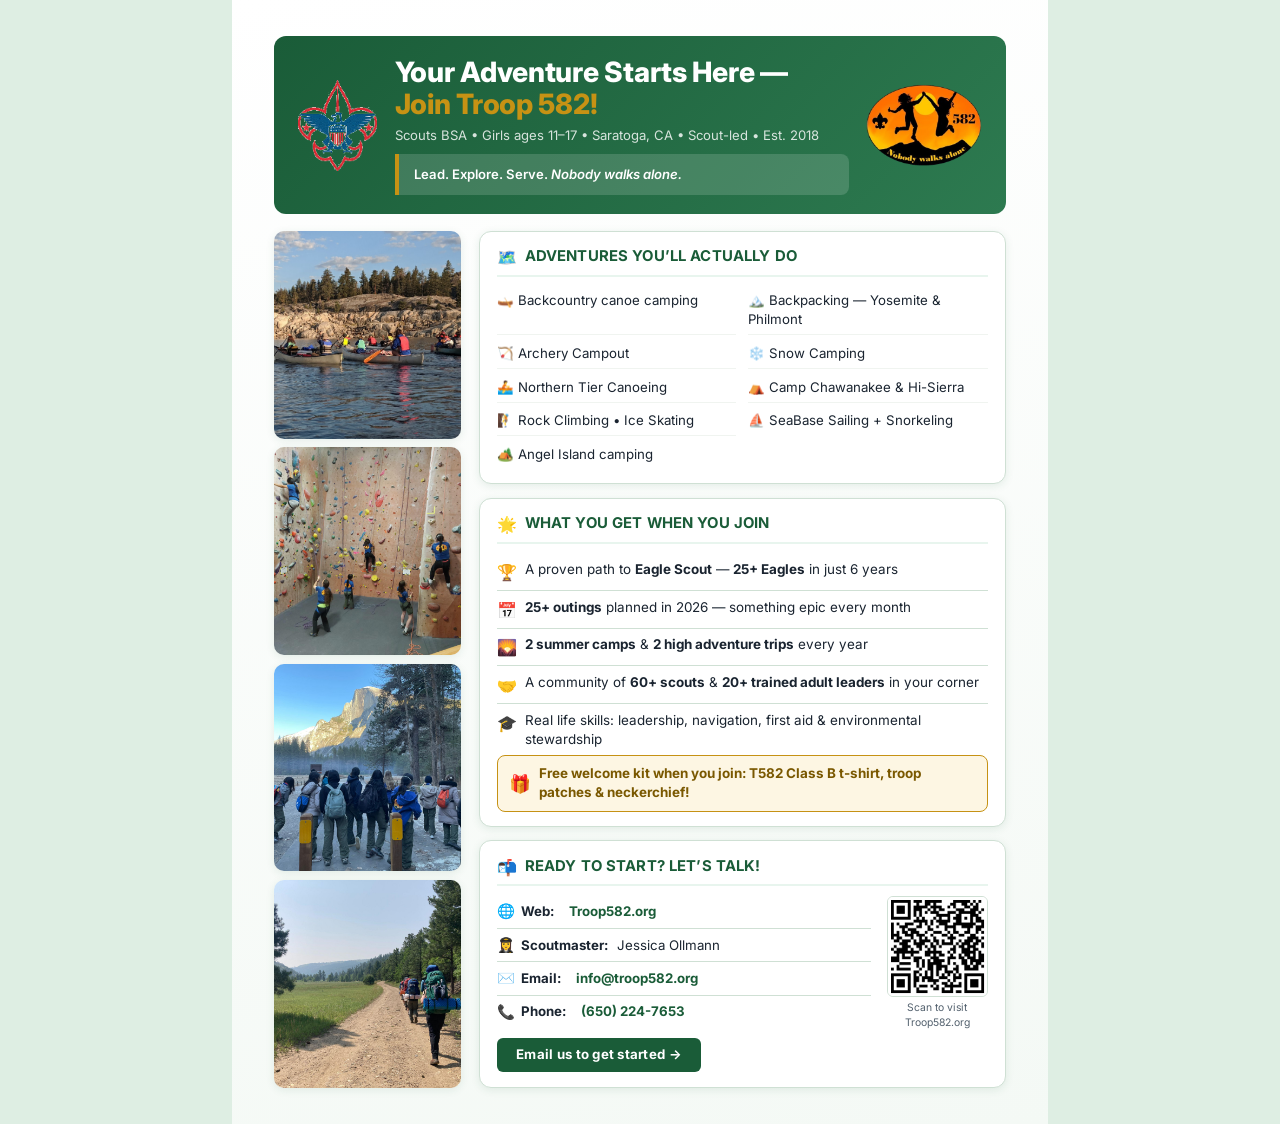
<file: index.html>
<!DOCTYPE html>
<html lang="en">
<head>
  <meta charset="UTF-8">
  <meta name="viewport" content="width=device-width, initial-scale=1.0">
  <title>Join Troop 582!</title>
  <link rel="preconnect" href="https://fonts.googleapis.com">
  <link rel="preconnect" href="https://fonts.gstatic.com" crossorigin>
  <link href="https://fonts.googleapis.com/css2?family=Inter:wght@400;600;700;800&display=swap" rel="stylesheet">
  <style>
    @page {
      size: Letter;
      margin: 0.4in;
    }

    :root {
      color-scheme: light;
      --green: #1a5c38;
      --green-light: #e8f5ee;
      --gold: #c69214;
      --gold-light: #fdf6e3;
      --text: #1a2430;
      --muted: #52606d;
      --bg: #f4f9f5;
      --border: #cfe0d4;
      --shadow: 0 2px 8px rgba(31,95,59,0.10);
      --radius: 12px;
    }

    * { box-sizing: border-box; }

    body {
      margin: 0;
      font-family: 'Inter', Arial, sans-serif;
      color: var(--text);
      background: #deeee3;
      line-height: 1.45;
      -webkit-print-color-adjust: exact;
      print-color-adjust: exact;
    }

    /* ── Page shell ── */
    .page {
      width: 8.5in;
      min-height: 11in;
      margin: 0 auto;
      padding: 0.38in 0.44in 0.38in;
      background: linear-gradient(170deg, #ffffff 0%, var(--bg) 100%);
      display: flex;
      flex-direction: column;
      gap: 0.18in;
    }

    /* ── Header ── */
    header {
      display: flex;
      align-items: center;
      gap: 0.18in;
      background: linear-gradient(135deg, var(--green) 0%, #2d7a50 100%);
      border-radius: var(--radius);
      padding: 0.2in 0.25in;
      color: #fff;
    }

    .header-logo { flex-shrink: 0; }
    .header-logo img { display: block; }
    .header-logo.bsa img   { height: 0.95in; width: auto; }
    .header-logo.troop img { height: 0.85in; width: auto; }

    .header-text { flex: 1; }

    h1 {
      margin: 0 0 0.06in;
      font-size: 1.75rem;
      font-weight: 800;
      color: #fff;
      letter-spacing: -0.01em;
      line-height: 1.15;
    }

    h1 span {
      color: var(--gold);
    }

    .tagline {
      font-size: 0.82rem;
      color: rgba(255,255,255,0.82);
      margin: 0 0 0.1in;
    }

    .highlight {
      padding: 0.11in 0.16in;
      background: rgba(255,255,255,0.15);
      border-left: 4px solid var(--gold);
      border-radius: 0 8px 8px 0;
      font-size: 0.82rem;
      font-weight: 600;
      color: #fff;
    }

    /* ── Body two-column ── */
    .body-grid {
      display: grid;
      grid-template-columns: 1.95in 1fr;
      gap: 0.18in;
      flex: 1;
    }

    /* Left: photo strip */
    .photo-strip {
      display: flex;
      flex-direction: column;
      gap: 0.09in;
    }

    .photo-wrap {
      position: relative;
      overflow: hidden;
      border-radius: 10px;
      box-shadow: var(--shadow);
      flex: 1;
    }

    .photo-wrap img {
      width: 100%;
      height: 100%;
      object-fit: cover;
      display: block;
      transition: transform 0.3s ease;
    }

    .photo-wrap:hover img {
      transform: scale(1.04);
    }

    .photo-caption {
      position: absolute;
      bottom: 0;
      left: 0;
      right: 0;
      padding: 0.06in 0.1in;
      background: linear-gradient(transparent, rgba(0,0,0,0.62));
      color: #fff;
      font-size: 0.67rem;
      font-weight: 600;
      opacity: 0;
      transition: opacity 0.25s ease;
      border-radius: 0 0 10px 10px;
    }

    .photo-wrap:hover .photo-caption {
      opacity: 1;
    }

    /* Right: sections */
    .content-col {
      display: flex;
      flex-direction: column;
      gap: 0.14in;
    }

    section {
      background: #fff;
      border: 1px solid var(--border);
      border-radius: var(--radius);
      padding: 0.15in 0.18in;
      box-shadow: var(--shadow);
    }

    /* Section header bar */
    .section-header {
      display: flex;
      align-items: center;
      gap: 0.08in;
      margin-bottom: 0.1in;
      padding-bottom: 0.07in;
      border-bottom: 2px solid var(--green-light);
    }

    .section-icon {
      font-size: 1rem;
      line-height: 1;
    }

    h2 {
      margin: 0;
      font-size: 0.93rem;
      font-weight: 700;
      color: var(--green);
      letter-spacing: 0.01em;
      text-transform: uppercase;
    }

    /* Activities list */
    .activities ul {
      margin: 0;
      padding: 0;
      list-style: none;
      display: grid;
      grid-template-columns: 1fr 1fr;
      gap: 0.04in 0.12in;
    }

    .activities li {
      font-size: 0.83rem;
      padding: 0.05in 0;
      border-bottom: 1px solid #f0f4f0;
      display: flex;
      align-items: baseline;
      gap: 0.05in;
    }

    .activities li:nth-last-child(-n+2) {
      border-bottom: none;
    }

    /* Benefits / facts */
    .facts ul {
      list-style: none;
      padding: 0;
      margin: 0;
    }

    .facts li {
      display: flex;
      align-items: flex-start;
      gap: 0.08in;
      padding: 0.07in 0;
      border-bottom: 1px solid var(--border);
      font-size: 0.84rem;
      line-height: 1.4;
    }

    .facts li:last-child {
      border-bottom: none;
      padding-bottom: 0;
    }

    .facts li .fact-icon {
      font-size: 1rem;
      flex-shrink: 0;
      margin-top: 0.01in;
    }

    /* Welcome kit callout */
    .kit-badge {
      display: flex;
      align-items: center;
      gap: 0.08in;
      background: var(--gold-light);
      border: 1.5px solid var(--gold);
      border-radius: 8px;
      padding: 0.08in 0.12in;
      font-size: 0.84rem;
      font-weight: 700;
      color: #7a5800;
      margin-top: 0.07in;
    }

    .kit-badge .kit-icon { font-size: 1.1rem; }

    /* Contact */
    .contact-inner {
      display: flex;
      gap: 0.16in;
      align-items: flex-start;
    }

    .contact-info { flex: 1; }

    .contact-links {
      list-style: none;
      padding: 0;
      margin: 0;
    }

    .contact-links li {
      display: flex;
      align-items: center;
      gap: 0.06in;
      padding: 0.06in 0;
      border-bottom: 1px solid var(--border);
      font-size: 0.83rem;
    }

    .contact-links li:last-child { border-bottom: none; }

    .contact-links .link-icon { font-size: 0.9rem; }

    .contact-links a {
      color: var(--green);
      text-decoration: none;
      font-weight: 700;
    }

    .contact-links a:hover { text-decoration: underline; }

    .cta-btn {
      display: inline-block;
      margin-top: 0.1in;
      padding: 0.08in 0.2in;
      background: var(--green);
      color: #fff;
      font-family: inherit;
      font-size: 0.83rem;
      font-weight: 700;
      border: none;
      border-radius: 6px;
      cursor: pointer;
      text-decoration: none;
      letter-spacing: 0.02em;
    }

    .qr-wrap {
      flex-shrink: 0;
      text-align: center;
    }

    .qr-wrap img {
      display: block;
      width: 1.05in;
      height: 1.05in;
      border-radius: 6px;
      border: 1px solid var(--border);
    }

    .qr-label {
      font-size: 0.65rem;
      color: var(--muted);
      margin-top: 0.04in;
      text-align: center;
    }

    /* ── Responsive ── */
    @media screen and (max-width: 900px) {
      .page { width: 100%; min-height: auto; padding: 1rem; }
      header { flex-wrap: wrap; border-radius: 10px; }
      .body-grid { grid-template-columns: 1fr; }
      .photo-strip { flex-direction: row; flex-wrap: wrap; }
      .photo-wrap { flex: 1 1 calc(50% - 0.09in); min-height: 1.5in; }
      .activities ul { grid-template-columns: 1fr; }
    }

    @media print {
      body { background: none; }
      .page { box-shadow: none; }
      .cta-btn { background: var(--green) !important; }
    }
  </style>
</head>
<body>
  <main class="page">

    <!-- ── Header ── -->
    <header>
      <div class="header-logo bsa">
        <img src="assets/images/Google_Shape_58_p13.png" alt="Boy Scouts of America logo">
      </div>
      <div class="header-text">
        <h1>Your Adventure Starts Here &mdash;<br><span>Join Troop 582!</span></h1>
        <p class="tagline">Scouts BSA &bull; Girls ages 11&ndash;17 &bull; Saratoga, CA &bull; Scout-led &bull; Est. 2018</p>
        <div class="highlight">Lead. Explore. Serve. <em>Nobody walks alone.</em></div>
      </div>
      <div class="header-logo troop">
        <img src="assets/images/Google_Shape_59_p13.png" alt="Troop 582 — Nobody walks alone">
      </div>
    </header>

    <!-- ── Body ── -->
    <div class="body-grid">

      <!-- Left: stacked activity photos -->
      <div class="photo-strip">
        <div class="photo-wrap">
          <img src="assets/images/Google_Shape_54_p13.png" alt="Backcountry canoe camping">
          <div class="photo-caption">Backcountry Canoe Camping</div>
        </div>
        <div class="photo-wrap">
          <img src="assets/images/Google_Shape_62_p13.jpg" alt="Scout campout activity">
          <div class="photo-caption">Campout Adventure</div>
        </div>
        <div class="photo-wrap">
          <img src="assets/images/Google_Shape_61_p13.jpg" alt="Backpacking at Yosemite">
          <div class="photo-caption">Backpacking at Yosemite</div>
        </div>
        <div class="photo-wrap">
          <img src="assets/images/Google_Shape_60_p13.jpg" alt="Scout activity">
          <div class="photo-caption">Northern Tier Canoeing</div>
        </div>
      </div>

      <!-- Right: content sections -->
      <div class="content-col">

        <!-- Activities -->
        <section class="activities">
          <div class="section-header">
            <span class="section-icon">🗺️</span>
            <h2>Adventures you&rsquo;ll actually do</h2>
          </div>
          <ul>
            <li>🛶 Backcountry canoe camping</li>
            <li>🏔️ Backpacking &mdash; Yosemite &amp; Philmont</li>
            <li>🏹 Archery Campout</li>
            <li>❄️ Snow Camping</li>
            <li>🚣 Northern Tier Canoeing</li>
            <li>⛺ Camp Chawanakee &amp; Hi-Sierra</li>
            <li>🧗 Rock Climbing &bull; Ice Skating</li>
            <li>⛵ SeaBase Sailing + Snorkeling</li>
            <li>🏕️ Angel Island camping</li>
          </ul>
        </section>

        <!-- Benefits -->
        <section class="facts">
          <div class="section-header">
            <span class="section-icon">🌟</span>
            <h2>What you get when you join</h2>
          </div>
          <ul>
            <li>
              <span class="fact-icon">🏆</span>
              <span>A proven path to <strong>Eagle Scout</strong> &mdash; <strong>25+ Eagles</strong> in just 6 years</span>
            </li>
            <li>
              <span class="fact-icon">📅</span>
              <span><strong>25+ outings</strong> planned in 2026 &mdash; something epic every month</span>
            </li>
            <li>
              <span class="fact-icon">🌄</span>
              <span><strong>2 summer camps</strong> &amp; <strong>2 high adventure trips</strong> every year</span>
            </li>
            <li>
              <span class="fact-icon">🤝</span>
              <span>A community of <strong>60+ scouts</strong> &amp; <strong>20+ trained adult leaders</strong> in your corner</span>
            </li>
            <li>
              <span class="fact-icon">🎓</span>
              <span>Real life skills: leadership, navigation, first aid &amp; environmental stewardship</span>
            </li>
          </ul>
          <!-- Free welcome kit callout -->
          <div class="kit-badge">
            <span class="kit-icon">🎁</span>
            <span>Free welcome kit when you join: T582 Class B t-shirt, troop patches &amp; neckerchief!</span>
          </div>
        </section>

        <!-- Contact -->
        <section class="contact">
          <div class="section-header">
            <span class="section-icon">📬</span>
            <h2>Ready to start? Let&rsquo;s talk!</h2>
          </div>
          <div class="contact-inner">
            <div class="contact-info">
              <ul class="contact-links">
                <li><span class="link-icon">🌐</span> <strong>Web:</strong>&nbsp;<a href="https://troop582.org">Troop582.org</a></li>
                <li><span class="link-icon">👩‍✈️</span> <strong>Scoutmaster:</strong>&nbsp;Jessica Ollmann</li>
                <li><span class="link-icon">✉️</span> <strong>Email:</strong>&nbsp;<a href="mailto:info@troop582.org">info@troop582.org</a></li>
                <li><span class="link-icon">📞</span> <strong>Phone:</strong>&nbsp;<a href="tel:+16502247653">(650) 224-7653</a></li>
              </ul>
              <a class="cta-btn" href="mailto:info@troop582.org">Email us to get started &rarr;</a>
            </div>
            <div class="qr-wrap">
              <img src="assets/images/Google_Shape_63_p13.png" alt="QR code — scan to visit Troop582.org">
              <p class="qr-label">Scan to visit<br>Troop582.org</p>
            </div>
          </div>
        </section>

      </div>
    </div>
  </main>
</body>
</html>
</file>
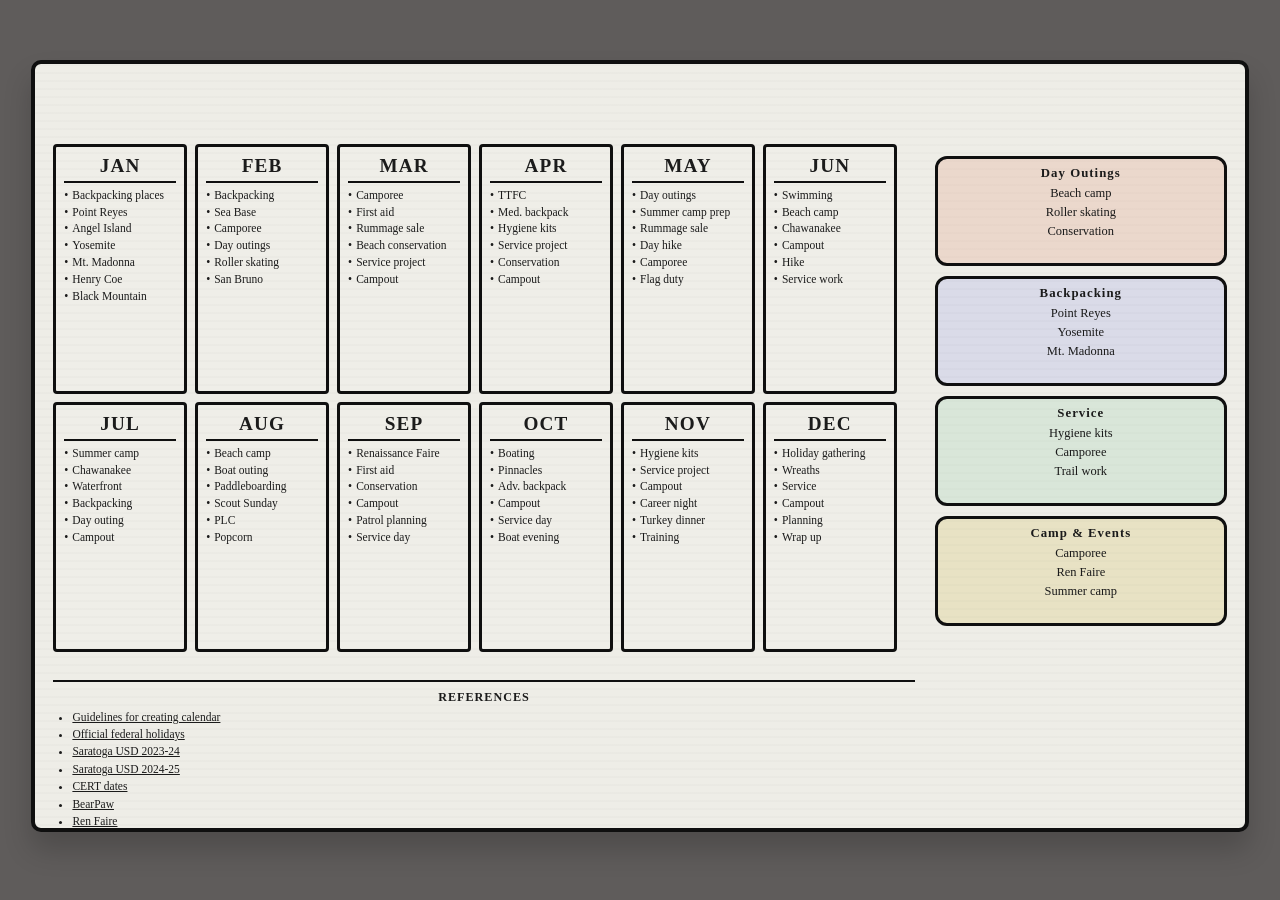
<file: calendar-2027/index.html>
<!DOCTYPE html>
<html lang="en">
  <head>
    <meta charset="UTF-8" />
    <meta name="viewport" content="width=device-width, initial-scale=1.0" />
    <title>2027 Troop 582 Calendar</title>
    <style>
      :root {
        --wall: #5f5c5b;
        --board: #eeede7;
        --ink: #1b1b1b;
        --line: #0f0f0f;
        --day: rgba(222, 121, 82, 0.18);
        --blue: rgba(94, 110, 232, 0.14);
        --green: rgba(68, 176, 117, 0.12);
        --gold: rgba(205, 178, 59, 0.2);
      }

      * { box-sizing: border-box; }

      html, body {
        margin: 0;
        height: 100%;
      }

      body {
        background: var(--wall);
        font-family: "Comic Sans MS", "Segoe Print", "Bradley Hand", cursive;
        color: var(--ink);
        display: flex;
        align-items: center;
        justify-content: center;
      }

      .board-wrap {
        width: min(1260px, 97vw);
        padding: 18px 12px 26px;
      }

      .board {
        position: relative;
        background: var(--board);
        border: 4px solid var(--line);
        border-radius: 10px;
        min-height: 760px;
        box-shadow: 0 18px 28px rgba(0,0,0,0.18);
        overflow: hidden;
      }

      .board::before {
        content: "";
        position: absolute;
        inset: 0;
        background: repeating-linear-gradient(
          to bottom,
          rgba(0,0,0,0.015),
          rgba(0,0,0,0.015) 2px,
          transparent 2px,
          transparent 8px
        );
        pointer-events: none;
      }

      .calendar-grid {
        position: relative;
        z-index: 1;
        display: grid;
        grid-template-columns: repeat(6, 1fr);
        gap: 8px;
        width: calc(100% - 330px);
        padding: 80px 18px 18px 18px;
      }

      .month {
        border: 3px solid var(--line);
        min-height: 250px;
        padding: 8px 8px 10px;
        border-radius: 4px;
        background: rgba(255,255,255,0.03);
      }

      .month-header {
        text-align: center;
        border-bottom: 2px solid var(--line);
        font-size: clamp(1rem, 1.5vw, 1.8rem);
        font-weight: 700;
        letter-spacing: 0.06em;
        padding-bottom: 4px;
        margin-bottom: 6px;
      }

      .month ul {
        list-style: none;
        margin: 0;
        padding: 0;
        display: grid;
        gap: 4px;
        font-size: clamp(0.72rem, 0.8vw, 1rem);
        line-height: 1.12;
      }

      .month li {
        position: relative;
        padding-left: 0.7em;
      }

      .month li::before {
        content: "•";
        position: absolute;
        left: 0;
        top: 0;
      }

      .notes {
        position: absolute;
        top: 92px;
        right: 18px;
        width: 292px;
        display: grid;
        gap: 10px;
      }

      .note {
        border: 3px solid var(--line);
        border-radius: 12px;
        padding: 7px 10px 10px;
        min-height: 110px;
      }

      .note .label {
        display: block;
        text-align: center;
        font-size: 0.8rem;
        letter-spacing: 0.08em;
        font-weight: 700;
        margin-bottom: 5px;
      }

      .note ul {
        list-style: none;
        padding: 0;
        margin: 0;
        display: grid;
        gap: 4px;
        text-align: center;
        font-size: 0.78rem;
        line-height: 1.2;
      }

      .note.red { background: var(--day); }
      .note.blue { background: var(--blue); }
      .note.green { background: var(--green); }
      .note.gold { background: var(--gold); }

      .refs {
        position: relative;
        z-index: 1;
        margin-left: 18px;
        margin-right: 330px;
        margin-top: 10px;
        border-top: 2px solid var(--line);
        padding-top: 8px;
      }

      .refs h3 {
        margin: 0 0 5px;
        text-align: center;
        font-size: 0.76rem;
        letter-spacing: 0.08em;
      }

      .refs ul {
        list-style: disc;
        margin: 0;
        padding-left: 1.2rem;
        display: grid;
        gap: 3px;
        font-size: 0.72rem;
        line-height: 1.25;
      }

      .refs a {
        color: var(--ink);
        text-decoration: underline;
      }

      @media (max-width: 980px) {
        .board { min-height: auto; }
        .calendar-grid {
          width: calc(100% - 18px);
          grid-template-columns: repeat(3, 1fr);
          padding-top: 18px;
        }
        .notes {
          position: static;
          width: calc(100% - 36px);
          margin: 12px 18px 0;
        }
        .refs {
          margin-right: 18px;
        }
      }
    </style>
  </head>
  <body>
    <div class="board-wrap">
      <div class="board">
        <div class="calendar-grid" aria-label="2027 calendar board">
          <div class="month">
            <div class="month-header">JAN</div>
            <ul>
              <li>Backpacking places</li>
              <li>Point Reyes</li>
              <li>Angel Island</li>
              <li>Yosemite</li>
              <li>Mt. Madonna</li>
              <li>Henry Coe</li>
              <li>Black Mountain</li>
            </ul>
          </div>

          <div class="month">
            <div class="month-header">FEB</div>
            <ul>
              <li>Backpacking</li>
              <li>Sea Base</li>
              <li>Camporee</li>
              <li>Day outings</li>
              <li>Roller skating</li>
              <li>San Bruno</li>
            </ul>
          </div>

          <div class="month">
            <div class="month-header">MAR</div>
            <ul>
              <li>Camporee</li>
              <li>First aid</li>
              <li>Rummage sale</li>
              <li>Beach conservation</li>
              <li>Service project</li>
              <li>Campout</li>
            </ul>
          </div>

          <div class="month">
            <div class="month-header">APR</div>
            <ul>
              <li>TTFC</li>
              <li>Med. backpack</li>
              <li>Hygiene kits</li>
              <li>Service project</li>
              <li>Conservation</li>
              <li>Campout</li>
            </ul>
          </div>

          <div class="month">
            <div class="month-header">MAY</div>
            <ul>
              <li>Day outings</li>
              <li>Summer camp prep</li>
              <li>Rummage sale</li>
              <li>Day hike</li>
              <li>Camporee</li>
              <li>Flag duty</li>
            </ul>
          </div>

          <div class="month">
            <div class="month-header">JUN</div>
            <ul>
              <li>Swimming</li>
              <li>Beach camp</li>
              <li>Chawanakee</li>
              <li>Campout</li>
              <li>Hike</li>
              <li>Service work</li>
            </ul>
          </div>

          <div class="month">
            <div class="month-header">JUL</div>
            <ul>
              <li>Summer camp</li>
              <li>Chawanakee</li>
              <li>Waterfront</li>
              <li>Backpacking</li>
              <li>Day outing</li>
              <li>Campout</li>
            </ul>
          </div>

          <div class="month">
            <div class="month-header">AUG</div>
            <ul>
              <li>Beach camp</li>
              <li>Boat outing</li>
              <li>Paddleboarding</li>
              <li>Scout Sunday</li>
              <li>PLC</li>
              <li>Popcorn</li>
            </ul>
          </div>

          <div class="month">
            <div class="month-header">SEP</div>
            <ul>
              <li>Renaissance Faire</li>
              <li>First aid</li>
              <li>Conservation</li>
              <li>Campout</li>
              <li>Patrol planning</li>
              <li>Service day</li>
            </ul>
          </div>

          <div class="month">
            <div class="month-header">OCT</div>
            <ul>
              <li>Boating</li>
              <li>Pinnacles</li>
              <li>Adv. backpack</li>
              <li>Campout</li>
              <li>Service day</li>
              <li>Boat evening</li>
            </ul>
          </div>

          <div class="month">
            <div class="month-header">NOV</div>
            <ul>
              <li>Hygiene kits</li>
              <li>Service project</li>
              <li>Campout</li>
              <li>Career night</li>
              <li>Turkey dinner</li>
              <li>Training</li>
            </ul>
          </div>

          <div class="month">
            <div class="month-header">DEC</div>
            <ul>
              <li>Holiday gathering</li>
              <li>Wreaths</li>
              <li>Service</li>
              <li>Campout</li>
              <li>Planning</li>
              <li>Wrap up</li>
            </ul>
          </div>
        </div>

        <aside class="notes" aria-label="2027 notes">
          <div class="note red">
            <span class="label">Day Outings</span>
            <ul>
              <li>Beach camp</li>
              <li>Roller skating</li>
              <li>Conservation</li>
            </ul>
          </div>

          <div class="note blue">
            <span class="label">Backpacking</span>
            <ul>
              <li>Point Reyes</li>
              <li>Yosemite</li>
              <li>Mt. Madonna</li>
            </ul>
          </div>

          <div class="note green">
            <span class="label">Service</span>
            <ul>
              <li>Hygiene kits</li>
              <li>Camporee</li>
              <li>Trail work</li>
            </ul>
          </div>

          <div class="note gold">
            <span class="label">Camp &amp; Events</span>
            <ul>
              <li>Camporee</li>
              <li>Ren Faire</li>
              <li>Summer camp</li>
            </ul>
          </div>
        </aside>

        <div class="refs">
          <h3>REFERENCES</h3>
          <ul>
            <li><a href="https://docs.google.com/document/d/1Sdar5QkIglTXDIrphP6CK11ubFREmLr3/edit?usp=sharing&ouid=108666925290715653795&rtpof=true&sd=true">Guidelines for creating calendar</a></li>
            <li><a href="https://www.opm.gov/policy-data-oversight/pay-leave/federal-holidays/#url=2024">Official federal holidays</a></li>
            <li><a href="https://www.saratogausd.org//cms/lib/CA01902749/Centricity/Domain/4/SUSD%20Academic%20Year%20Calendar%202023-24%20-%20One%20Page%20Calendar.pdf">Saratoga USD 2023-24</a></li>
            <li><a href="https://www.saratogausd.org//cms/lib/CA01902749/Centricity/Domain/4/SUSD%20Academic%20Year%20Calendar%202024-25%20-%20One%20Page%20Calendar.pdf">Saratoga USD 2024-25</a></li>
            <li><a href="https://scc-cert.org/calendar.html">CERT dates</a></li>
            <li><a href="https://svmbc.org/event/bearpaw-outdoor/">BearPaw</a></li>
            <li><a href="https://norcalrenfaire.com/">Ren Faire</a></li>
          </ul>
        </div>
      </div>
    </div>
  </body>
</html>
</file>
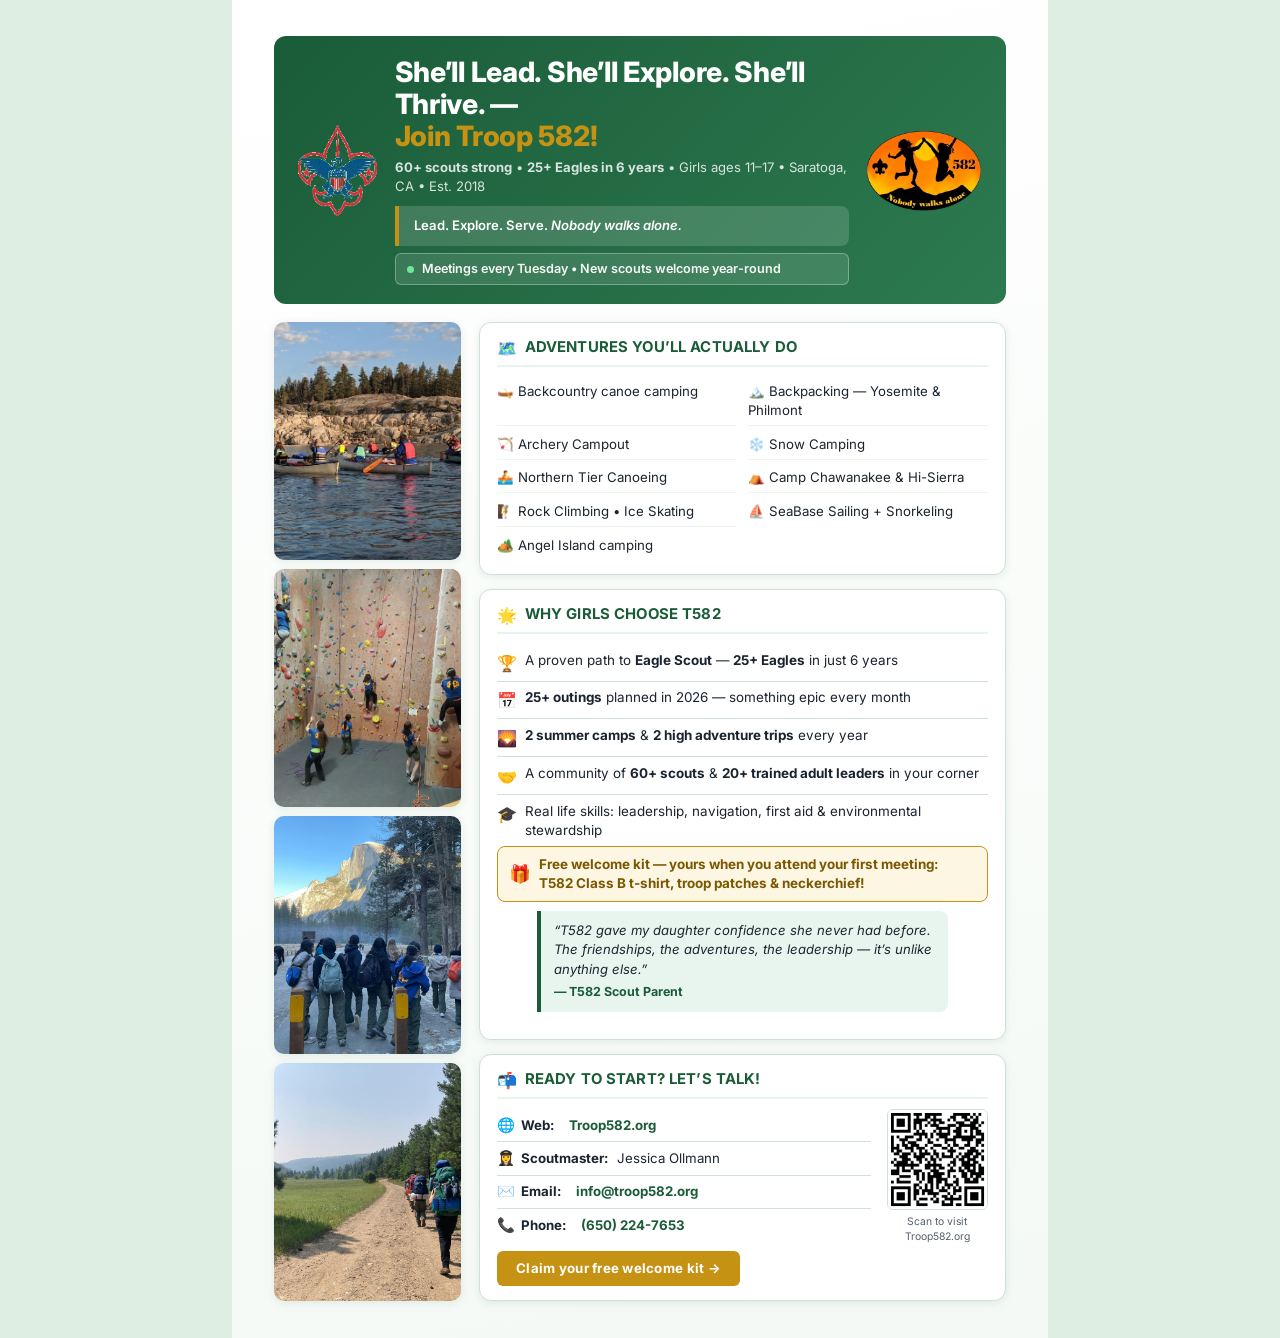
<file: index-v2.html>
<!DOCTYPE html>
<html lang="en">
<head>
  <meta charset="UTF-8">
  <meta name="viewport" content="width=device-width, initial-scale=1.0">
  <title>Join Troop 582!</title>
  <link rel="preconnect" href="https://fonts.googleapis.com">
  <link rel="preconnect" href="https://fonts.gstatic.com" crossorigin>
  <link href="https://fonts.googleapis.com/css2?family=Inter:wght@400;600;700;800&display=swap" rel="stylesheet">
  <style>
    @page {
      size: Letter;
      margin: 0.4in;
    }

    :root {
      color-scheme: light;
      --green: #1a5c38;
      --green-light: #e8f5ee;
      --gold: #c69214;
      --gold-light: #fdf6e3;
      --text: #1a2430;
      --muted: #52606d;
      --bg: #f4f9f5;
      --border: #cfe0d4;
      --shadow: 0 2px 8px rgba(31,95,59,0.10);
      --radius: 12px;
    }

    * { box-sizing: border-box; }

    body {
      margin: 0;
      font-family: 'Inter', Arial, sans-serif;
      color: var(--text);
      background: #deeee3;
      line-height: 1.45;
      -webkit-print-color-adjust: exact;
      print-color-adjust: exact;
    }

    /* ── Page shell ── */
    .page {
      width: 8.5in;
      min-height: 11in;
      margin: 0 auto;
      padding: 0.38in 0.44in 0.38in;
      background: linear-gradient(170deg, #ffffff 0%, var(--bg) 100%);
      display: flex;
      flex-direction: column;
      gap: 0.18in;
    }

    /* ── Header ── */
    header {
      display: flex;
      align-items: center;
      gap: 0.18in;
      background: linear-gradient(135deg, var(--green) 0%, #2d7a50 100%);
      border-radius: var(--radius);
      padding: 0.2in 0.25in;
      color: #fff;
    }

    .header-logo { flex-shrink: 0; }
    .header-logo img { display: block; }
    .header-logo.bsa img   { height: 0.95in; width: auto; }
    .header-logo.troop img { height: 0.85in; width: auto; }

    .header-text { flex: 1; }

    h1 {
      margin: 0 0 0.06in;
      font-size: 1.75rem;
      font-weight: 800;
      color: #fff;
      letter-spacing: -0.01em;
      line-height: 1.15;
    }

    h1 span {
      color: var(--gold);
    }

    .tagline {
      font-size: 0.82rem;
      color: rgba(255,255,255,0.82);
      margin: 0 0 0.1in;
    }

    .highlight {
      padding: 0.11in 0.16in;
      background: rgba(255,255,255,0.15);
      border-left: 4px solid var(--gold);
      border-radius: 0 8px 8px 0;
      font-size: 0.82rem;
      font-weight: 600;
      color: #fff;
    }

    /* ── Body two-column ── */
    .body-grid {
      display: grid;
      grid-template-columns: 1.95in 1fr;
      gap: 0.18in;
      flex: 1;
    }

    /* Left: photo strip */
    .photo-strip {
      display: flex;
      flex-direction: column;
      gap: 0.09in;
    }

    .photo-wrap {
      position: relative;
      overflow: hidden;
      border-radius: 10px;
      box-shadow: var(--shadow);
      flex: 1;
    }

    .photo-wrap img {
      width: 100%;
      height: 100%;
      object-fit: cover;
      display: block;
      transition: transform 0.3s ease;
    }

    .photo-wrap:hover img {
      transform: scale(1.04);
    }

    .photo-caption {
      position: absolute;
      bottom: 0;
      left: 0;
      right: 0;
      padding: 0.06in 0.1in;
      background: linear-gradient(transparent, rgba(0,0,0,0.62));
      color: #fff;
      font-size: 0.67rem;
      font-weight: 600;
      opacity: 0;
      transition: opacity 0.25s ease;
      border-radius: 0 0 10px 10px;
    }

    .photo-wrap:hover .photo-caption {
      opacity: 1;
    }

    /* Right: sections */
    .content-col {
      display: flex;
      flex-direction: column;
      gap: 0.14in;
    }

    section {
      background: #fff;
      border: 1px solid var(--border);
      border-radius: var(--radius);
      padding: 0.15in 0.18in;
      box-shadow: var(--shadow);
    }

    /* Section header bar */
    .section-header {
      display: flex;
      align-items: center;
      gap: 0.08in;
      margin-bottom: 0.1in;
      padding-bottom: 0.07in;
      border-bottom: 2px solid var(--green-light);
    }

    .section-icon {
      font-size: 1rem;
      line-height: 1;
    }

    h2 {
      margin: 0;
      font-size: 0.93rem;
      font-weight: 700;
      color: var(--green);
      letter-spacing: 0.01em;
      text-transform: uppercase;
    }

    /* Activities list */
    .activities ul {
      margin: 0;
      padding: 0;
      list-style: none;
      display: grid;
      grid-template-columns: 1fr 1fr;
      gap: 0.04in 0.12in;
    }

    .activities li {
      font-size: 0.83rem;
      padding: 0.05in 0;
      border-bottom: 1px solid #f0f4f0;
      display: flex;
      align-items: baseline;
      gap: 0.05in;
    }

    .activities li:nth-last-child(-n+2) {
      border-bottom: none;
    }

    /* Benefits / facts */
    .facts ul {
      list-style: none;
      padding: 0;
      margin: 0;
    }

    .facts li {
      display: flex;
      align-items: flex-start;
      gap: 0.08in;
      padding: 0.07in 0;
      border-bottom: 1px solid var(--border);
      font-size: 0.84rem;
      line-height: 1.4;
    }

    .facts li:last-child {
      border-bottom: none;
      padding-bottom: 0;
    }

    .facts li .fact-icon {
      font-size: 1rem;
      flex-shrink: 0;
      margin-top: 0.01in;
    }

    /* Welcome kit callout */
    .kit-badge {
      display: flex;
      align-items: center;
      gap: 0.08in;
      background: var(--gold-light);
      border: 1.5px solid var(--gold);
      border-radius: 8px;
      padding: 0.08in 0.12in;
      font-size: 0.84rem;
      font-weight: 700;
      color: #7a5800;
      margin-top: 0.07in;
    }

    .kit-badge .kit-icon { font-size: 1.1rem; }

    /* Testimonial pull-quote */
    .testimonial {
      margin-top: 0.09in;
      padding: 0.1in 0.14in;
      background: var(--green-light);
      border-left: 4px solid var(--green);
      border-radius: 0 8px 8px 0;
      font-size: 0.82rem;
      font-style: italic;
      color: var(--text);
      line-height: 1.5;
    }

    .testimonial cite {
      display: block;
      margin-top: 0.04in;
      font-style: normal;
      font-weight: 700;
      font-size: 0.78rem;
      color: var(--green);
    }

    /* Urgency bar */
    .urgency-bar {
      display: flex;
      align-items: center;
      gap: 0.08in;
      background: rgba(255,255,255,0.12);
      border: 1px solid rgba(255,255,255,0.3);
      border-radius: 6px;
      padding: 0.06in 0.12in;
      font-size: 0.79rem;
      font-weight: 600;
      color: rgba(255,255,255,0.95);
      margin-top: 0.08in;
    }

    .urgency-bar .dot {
      width: 7px;
      height: 7px;
      background: #6ee896;
      border-radius: 50%;
      flex-shrink: 0;
      animation: pulse 1.6s ease-in-out infinite;
    }

    @keyframes pulse {
      0%, 100% { opacity: 1; }
      50% { opacity: 0.4; }
    }

    /* Contact */
    .contact-inner {
      display: flex;
      gap: 0.16in;
      align-items: flex-start;
    }

    .contact-info { flex: 1; }

    .contact-links {
      list-style: none;
      padding: 0;
      margin: 0;
    }

    .contact-links li {
      display: flex;
      align-items: center;
      gap: 0.06in;
      padding: 0.06in 0;
      border-bottom: 1px solid var(--border);
      font-size: 0.83rem;
    }

    .contact-links li:last-child { border-bottom: none; }

    .contact-links .link-icon { font-size: 0.9rem; }

    .contact-links a {
      color: var(--green);
      text-decoration: none;
      font-weight: 700;
    }

    .contact-links a:hover { text-decoration: underline; }

    .cta-btn {
      display: inline-block;
      margin-top: 0.1in;
      padding: 0.08in 0.2in;
      background: var(--gold);
      color: #fff;
      font-family: inherit;
      font-size: 0.83rem;
      font-weight: 700;
      border: none;
      border-radius: 6px;
      cursor: pointer;
      text-decoration: none;
      letter-spacing: 0.02em;
    }

    .qr-wrap {
      flex-shrink: 0;
      text-align: center;
    }

    .qr-wrap img {
      display: block;
      width: 1.05in;
      height: 1.05in;
      border-radius: 6px;
      border: 1px solid var(--border);
    }

    .qr-label {
      font-size: 0.65rem;
      color: var(--muted);
      margin-top: 0.04in;
      text-align: center;
    }

    /* ── Responsive ── */
    @media screen and (max-width: 900px) {
      .page { width: 100%; min-height: auto; padding: 1rem; }
      header { flex-wrap: wrap; border-radius: 10px; }
      .body-grid { grid-template-columns: 1fr; }
      .photo-strip { flex-direction: row; flex-wrap: wrap; }
      .photo-wrap { flex: 1 1 calc(50% - 0.09in); min-height: 1.5in; }
      .activities ul { grid-template-columns: 1fr; }
    }

    @media print {
      body { background: none; }
      .page { box-shadow: none; }
      .cta-btn { background: var(--gold) !important; }
      .urgency-bar .dot { animation: none; }
    }
  </style>
</head>
<body>
  <main class="page">

    <!-- ── Header ── -->
    <header>
      <div class="header-logo bsa">
        <img src="assets/images/Google_Shape_58_p13.png" alt="Boy Scouts of America logo">
      </div>
      <div class="header-text">
        <h1>She&rsquo;ll Lead. She&rsquo;ll Explore. She&rsquo;ll Thrive. &mdash;<br><span>Join Troop 582!</span></h1>
        <p class="tagline"><strong>60+ scouts strong</strong> &bull; <strong>25+ Eagles in 6 years</strong> &bull; Girls ages 11&ndash;17 &bull; Saratoga, CA &bull; Est. 2018</p>
        <div class="highlight">Lead. Explore. Serve. <em>Nobody walks alone.</em></div>
        <div class="urgency-bar"><span class="dot"></span> Meetings every Tuesday &bull; New scouts welcome year-round</div>
      </div>
      <div class="header-logo troop">
        <img src="assets/images/Google_Shape_59_p13.png" alt="Troop 582 — Nobody walks alone">
      </div>
    </header>

    <!-- ── Body ── -->
    <div class="body-grid">

      <!-- Left: stacked activity photos -->
      <div class="photo-strip">
        <div class="photo-wrap">
          <img src="assets/images/Google_Shape_54_p13.png" alt="Backcountry canoe camping">
          <div class="photo-caption">Backcountry Canoe Camping</div>
        </div>
        <div class="photo-wrap">
          <img src="assets/images/Google_Shape_62_p13.jpg" alt="Scout campout activity">
          <div class="photo-caption">Campout Adventure</div>
        </div>
        <div class="photo-wrap">
          <img src="assets/images/Google_Shape_61_p13.jpg" alt="Backpacking at Yosemite">
          <div class="photo-caption">Backpacking at Yosemite</div>
        </div>
        <div class="photo-wrap">
          <img src="assets/images/Google_Shape_60_p13.jpg" alt="Scout activity">
          <div class="photo-caption">Northern Tier Canoeing</div>
        </div>
      </div>

      <!-- Right: content sections -->
      <div class="content-col">

        <!-- Activities -->
        <section class="activities">
          <div class="section-header">
            <span class="section-icon">🗺️</span>
            <h2>Adventures you&rsquo;ll actually do</h2>
          </div>
          <ul>
            <li>🛶 Backcountry canoe camping</li>
            <li>🏔️ Backpacking &mdash; Yosemite &amp; Philmont</li>
            <li>🏹 Archery Campout</li>
            <li>❄️ Snow Camping</li>
            <li>🚣 Northern Tier Canoeing</li>
            <li>⛺ Camp Chawanakee &amp; Hi-Sierra</li>
            <li>🧗 Rock Climbing &bull; Ice Skating</li>
            <li>⛵ SeaBase Sailing + Snorkeling</li>
            <li>🏕️ Angel Island camping</li>
          </ul>
        </section>

        <!-- Benefits -->
        <section class="facts">
          <div class="section-header">
            <span class="section-icon">🌟</span>
            <h2>Why girls choose T582</h2>
          </div>
          <ul>
            <li>
              <span class="fact-icon">🏆</span>
              <span>A proven path to <strong>Eagle Scout</strong> &mdash; <strong>25+ Eagles</strong> in just 6 years</span>
            </li>
            <li>
              <span class="fact-icon">📅</span>
              <span><strong>25+ outings</strong> planned in 2026 &mdash; something epic every month</span>
            </li>
            <li>
              <span class="fact-icon">🌄</span>
              <span><strong>2 summer camps</strong> &amp; <strong>2 high adventure trips</strong> every year</span>
            </li>
            <li>
              <span class="fact-icon">🤝</span>
              <span>A community of <strong>60+ scouts</strong> &amp; <strong>20+ trained adult leaders</strong> in your corner</span>
            </li>
            <li>
              <span class="fact-icon">🎓</span>
              <span>Real life skills: leadership, navigation, first aid &amp; environmental stewardship</span>
            </li>
          </ul>
          <!-- Free welcome kit callout -->
          <div class="kit-badge">
            <span class="kit-icon">🎁</span>
            <span>Free welcome kit &mdash; yours when you attend your first meeting: T582 Class B t-shirt, troop patches &amp; neckerchief!</span>
          </div>
          <!-- Testimonial -->
          <blockquote class="testimonial">
            &ldquo;T582 gave my daughter confidence she never had before. The friendships, the adventures, the leadership &mdash; it&rsquo;s unlike anything else.&rdquo;
            <cite>&mdash; T582 Scout Parent</cite>
          </blockquote>
        </section>

        <!-- Contact -->
        <section class="contact">
          <div class="section-header">
            <span class="section-icon">📬</span>
            <h2>Ready to start? Let&rsquo;s talk!</h2>
          </div>
          <div class="contact-inner">
            <div class="contact-info">
              <ul class="contact-links">
                <li><span class="link-icon">🌐</span> <strong>Web:</strong>&nbsp;<a href="https://troop582.org">Troop582.org</a></li>
                <li><span class="link-icon">👩‍✈️</span> <strong>Scoutmaster:</strong>&nbsp;Jessica Ollmann</li>
                <li><span class="link-icon">✉️</span> <strong>Email:</strong>&nbsp;<a href="mailto:info@troop582.org">info@troop582.org</a></li>
                <li><span class="link-icon">📞</span> <strong>Phone:</strong>&nbsp;<a href="tel:+16502247653">(650) 224-7653</a></li>
              </ul>
              <a class="cta-btn" href="mailto:info@troop582.org">Claim your free welcome kit &rarr;</a>
            </div>
            <div class="qr-wrap">
              <img src="assets/images/Google_Shape_63_p13.png" alt="QR code — scan to visit Troop582.org">
              <p class="qr-label">Scan to visit<br>Troop582.org</p>
            </div>
          </div>
        </section>

      </div>
    </div>
  </main>
</body>
</html>
</file>
